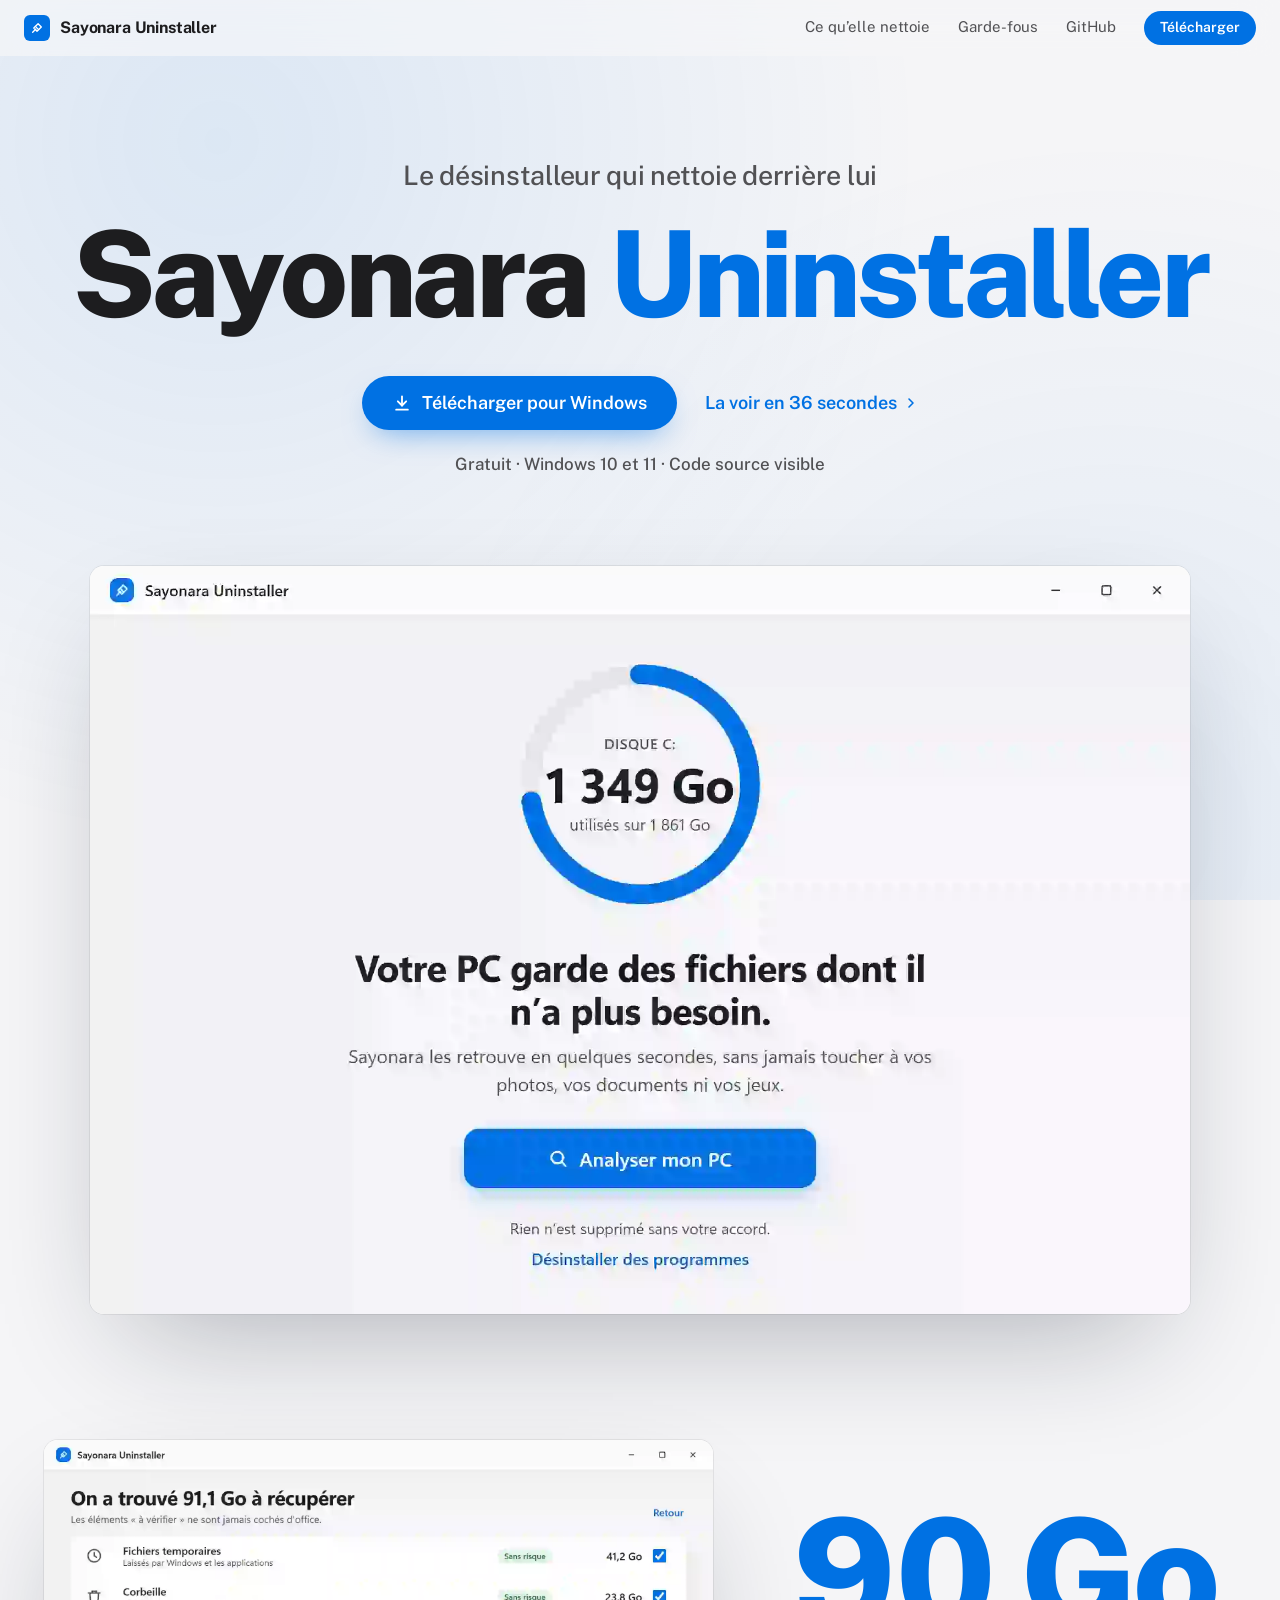
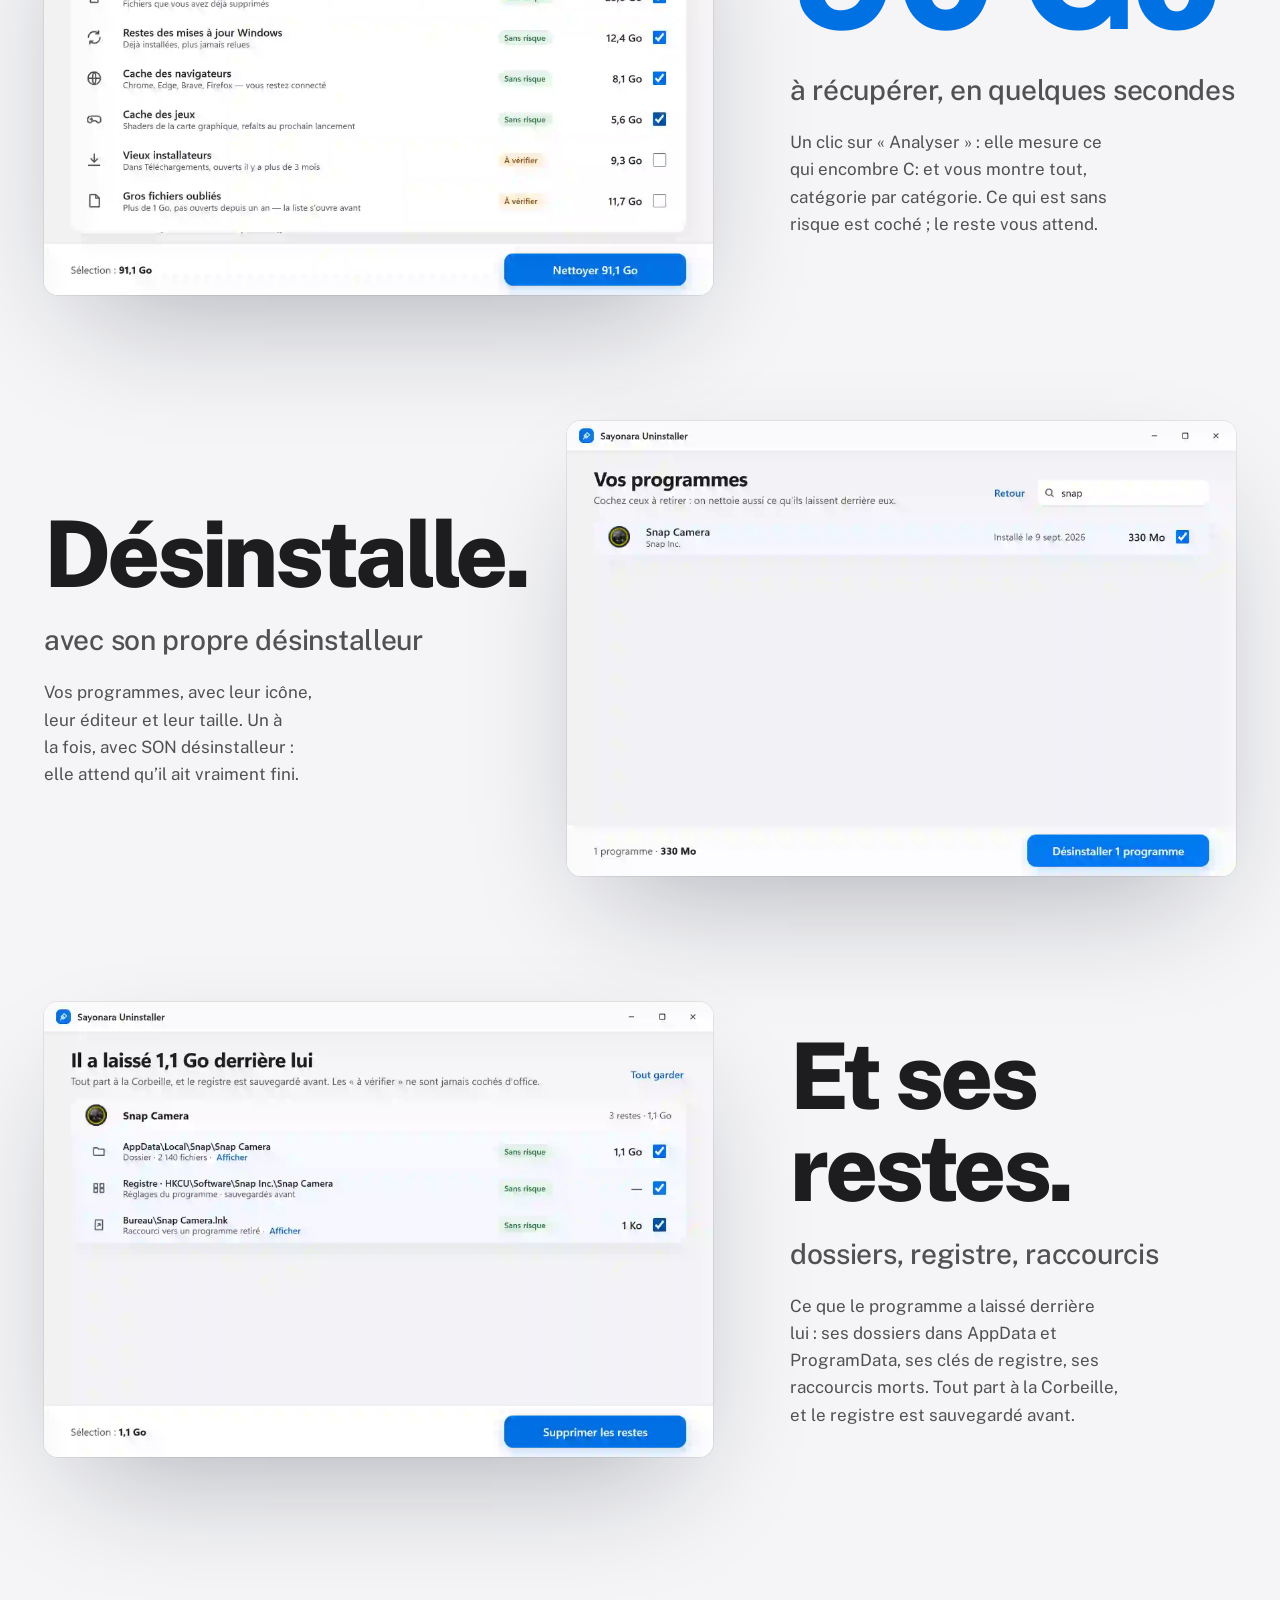
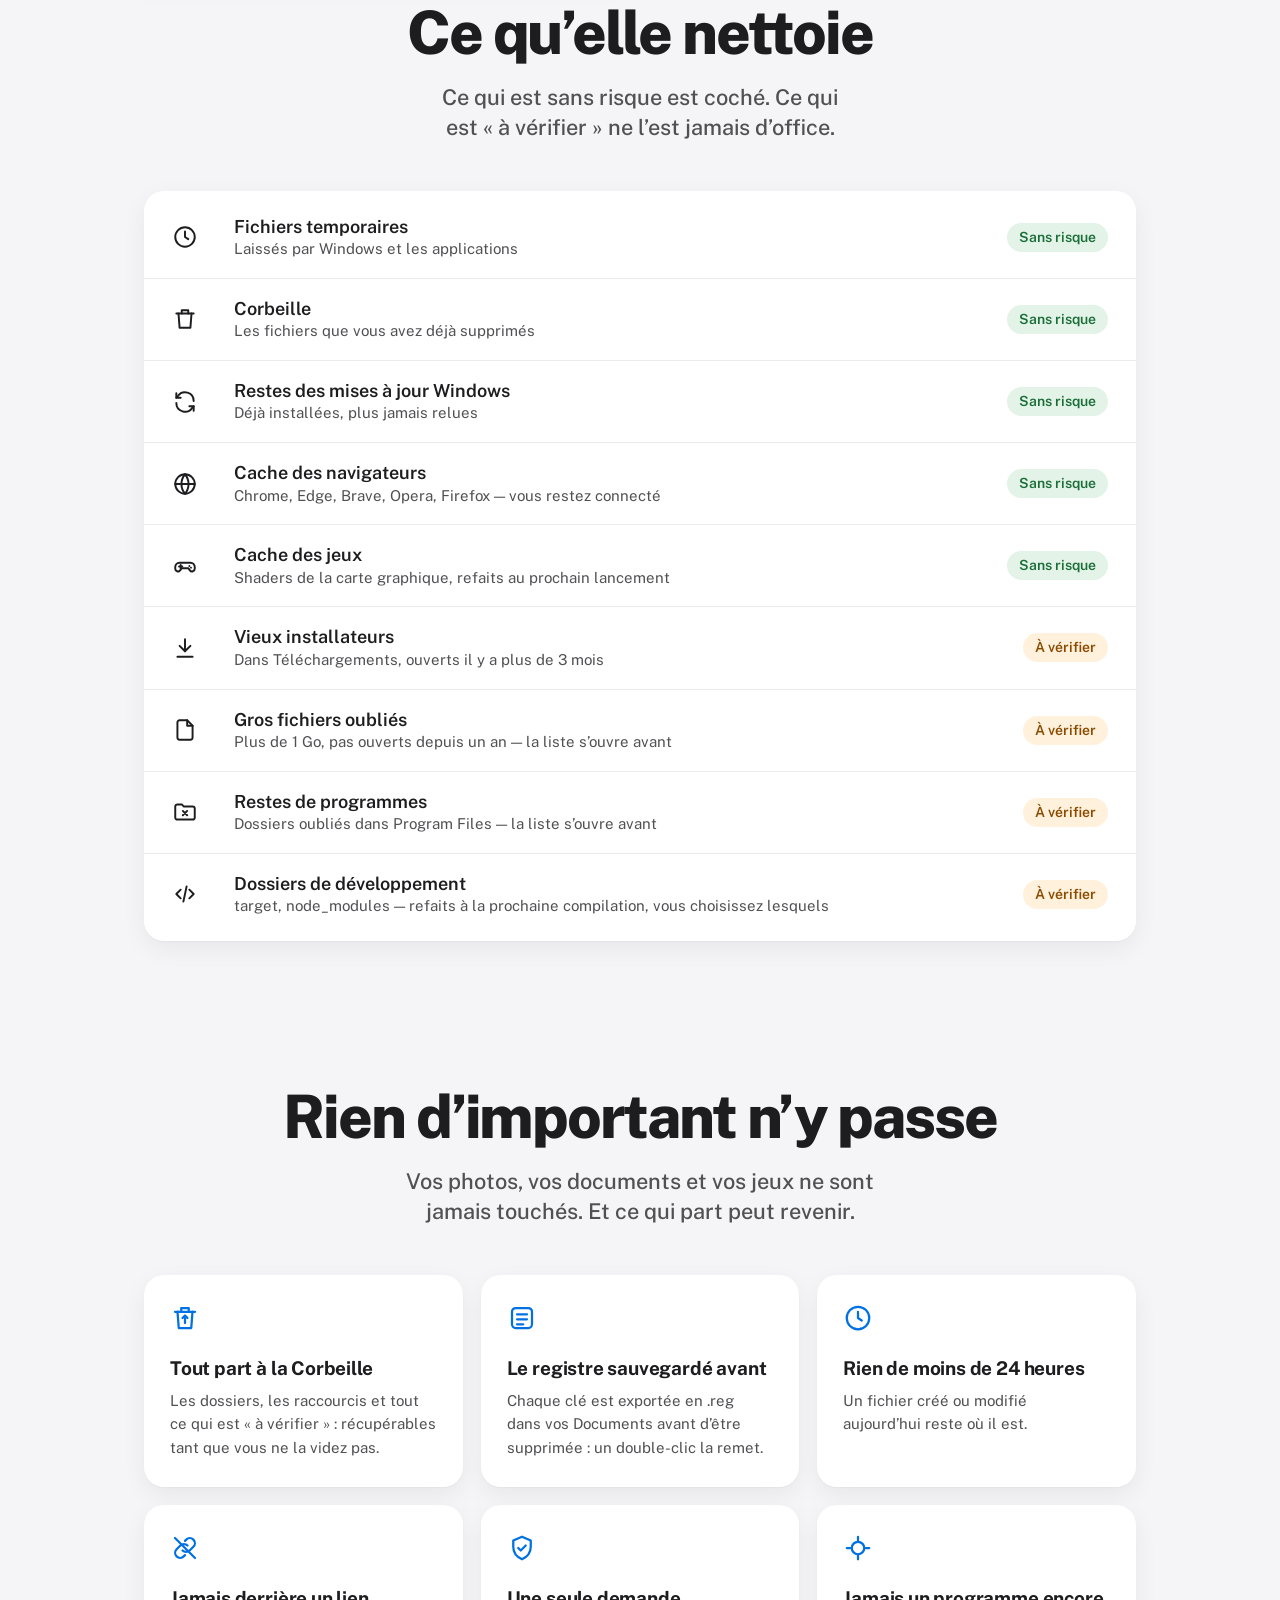
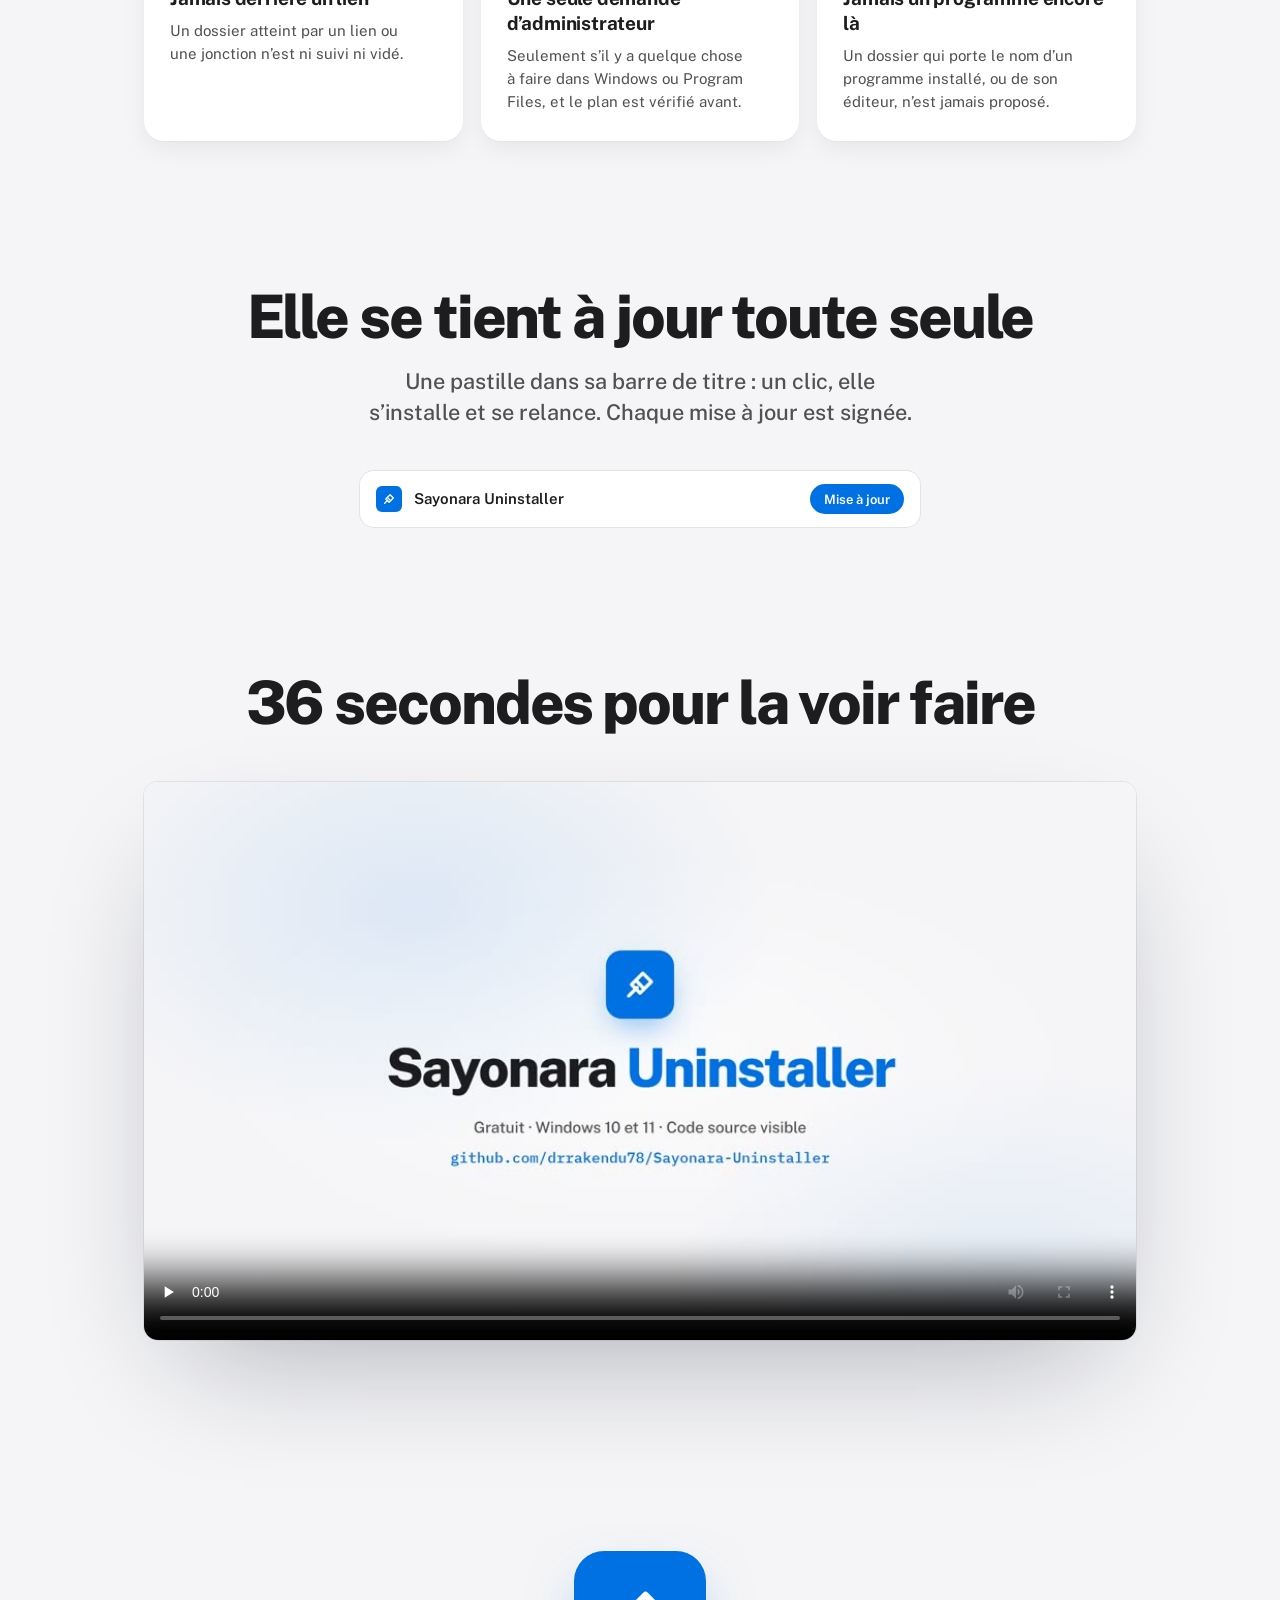
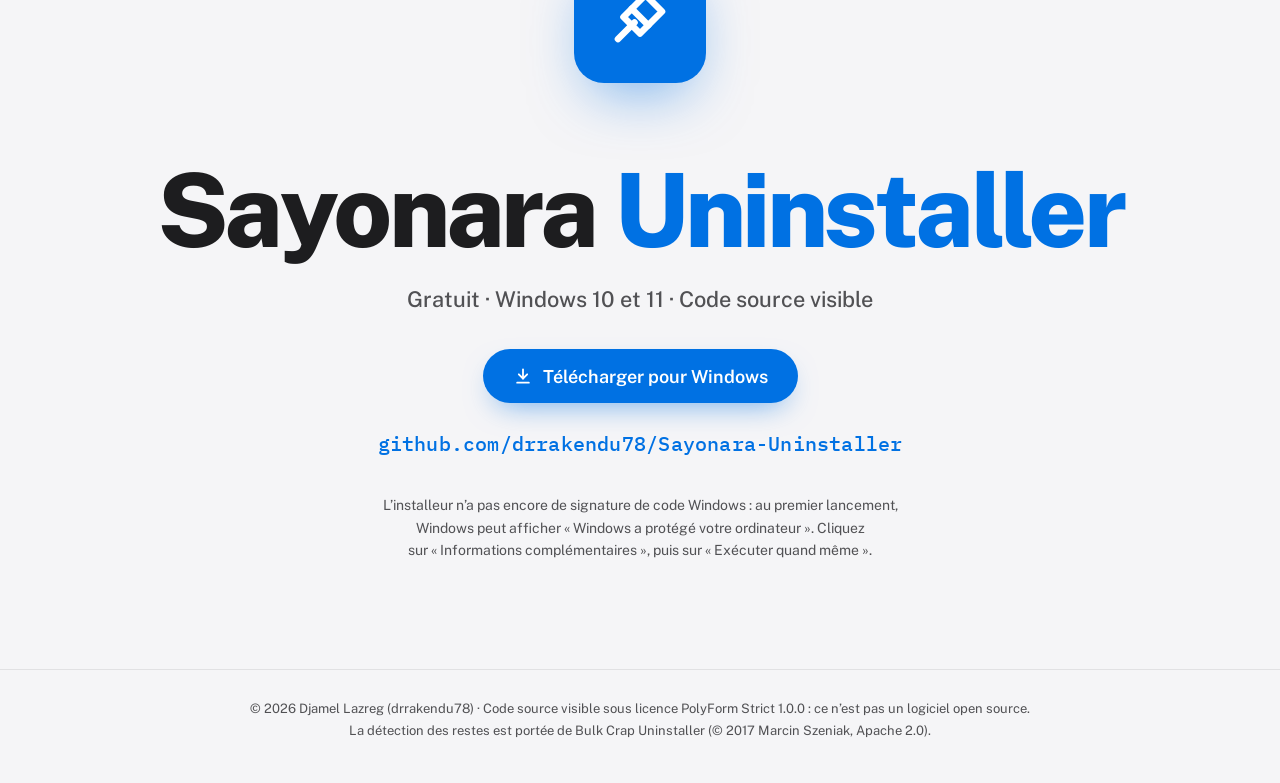
<file: docs/index.html>
<!doctype html>
<!-- SPDX-FileCopyrightText: © 2026 Djamel Lazreg (drrakendu78) <https://djamellazreg.fr>
     SPDX-License-Identifier: LicenseRef-PolyForm-Strict-1.0.0
     La page GitHub de Sayonara Uninstaller, dans le style de sa vidéo de présentation (site/site.css). -->
<html lang="fr">
<head>
<meta charset="utf-8">
<meta name="viewport" content="width=device-width, initial-scale=1">
<title>Sayonara Uninstaller — le désinstalleur qui nettoie derrière lui</title>
<meta name="description" content="Sayonara Uninstaller désinstalle vos programmes avec ce qu'ils laissent derrière eux, et fait de la place sur C: sans jamais toucher à vos photos, vos documents ni vos jeux. Gratuit, pour Windows 10 et 11.">
<meta property="og:type" content="website">
<meta property="og:title" content="Sayonara Uninstaller">
<meta property="og:description" content="Le désinstalleur qui nettoie derrière lui. Gratuit · Windows&nbsp;10&nbsp;et&nbsp;11 · Code source visible.">
<meta property="og:image" content="https://drrakendu78.github.io/Sayonara-Uninstaller/site/partage.jpg">
<meta property="og:url" content="https://drrakendu78.github.io/Sayonara-Uninstaller/">
<meta name="twitter:card" content="summary_large_image">
<meta name="theme-color" content="#F5F5F7">
<link rel="icon" href="site/logo.svg" type="image/svg+xml">
<link rel="preconnect" href="https://fonts.googleapis.com">
<link rel="preconnect" href="https://fonts.gstatic.com" crossorigin>
<link rel="stylesheet" href="https://fonts.googleapis.com/css2?family=IBM+Plex+Mono:wght@500&family=Public+Sans:wght@400;500;600;700;800&display=swap">
<link rel="stylesheet" href="site/site.css">
</head>
<body>
<div class="fond" aria-hidden="true"></div>

<header class="haut">
  <a class="marque" href="#" aria-label="Sayonara Uninstaller, haut de la page"><svg viewBox="0 0 32 32" aria-hidden="true"><rect width="32" height="32" rx="7.3" fill="#0071E3"/><g transform="translate(8 8) scale(0.6667)" fill="none" stroke="#fff" stroke-width="2.4" stroke-linecap="round" stroke-linejoin="round"><path d="M4 20 L10 14"/><path d="M9 9 L15 15"/><path d="M14 4 L20 10 L12 18 L6 12 Z"/></g></svg>Sayonara Uninstaller</a>
  <nav aria-label="Sur cette page">
    <a class="optionnel" href="#ce-quelle-nettoie">Ce qu’elle nettoie</a>
    <a class="optionnel" href="#garde-fous">Garde-fous</a>
    <a href="https://github.com/drrakendu78/Sayonara-Uninstaller">GitHub</a>
    <a class="petit-bouton telecharger" href="https://github.com/drrakendu78/Sayonara-Uninstaller/releases/latest">Télécharger</a>
  </nav>
</header>

<main>
  <!-- L'ouverture de la vidéo&nbsp;: la petite ligne, le nom syllabe par syllabe, puis la fenêtre de l'appli. -->
  <section class="heros" aria-labelledby="titre">
    <p class="ligne net" style="--d: 130ms">Le désinstalleur qui nettoie derrière lui</p>
    <h1 class="nom" id="titre"><span class="mot"><span class="net" style="--d: 500ms">Sa</span><span class="net" style="--d: 750ms">yo</span><span class="net" style="--d: 1000ms">na</span><span class="net" style="--d: 1250ms">ra</span></span> <span class="net suite" style="--d: 1500ms">Uninstaller</span></h1>
    <div class="actions monte" style="--d: 1550ms">
      <a class="bouton telecharger" href="https://github.com/drrakendu78/Sayonara-Uninstaller/releases/latest"><svg viewBox="0 0 24 24" fill="none" stroke="currentColor" stroke-width="2.2" stroke-linecap="round" stroke-linejoin="round" aria-hidden="true"><path d="M12 4v11"/><path d="m7 10 5 5 5-5"/><path d="M5 20h14"/></svg>Télécharger pour Windows</a>
      <a class="lien-fleche" href="#film">La voir en 36 secondes<svg viewBox="0 0 24 24" fill="none" stroke="currentColor" stroke-width="2.4" stroke-linecap="round" stroke-linejoin="round" aria-hidden="true"><path d="m9 6 6 6-6 6"/></svg></a>
    </div>
    <p class="mention monte" style="--d: 1650ms">Gratuit · Windows&nbsp;10&nbsp;et&nbsp;11 · Code source visible</p>
    <p class="version monte" id="version" style="--d: 1700ms" aria-live="polite"></p>
    <figure class="fenetre fenetre-heros">
      <video src="site/session.mp4" poster="site/accueil.webp" autoplay muted loop playsinline preload="auto" aria-label="Sayonara Uninstaller en action&nbsp;: l'analyse du disque, 91 Go à récupérer, puis la désinstallation de Snap Camera et de ses restes"></video>
    </figure>
  </section>

  <!-- Ses trois phrases&nbsp;: la fenêtre se pousse de côté, la phrase arrive dans le côté libre. -->
  <section class="phrase" id="analyser" aria-labelledby="phrase-1">
    <figure class="fenetre revele"><img src="site/resultats.webp" alt="L'écran des résultats&nbsp;: on a trouvé 91,1 Go à récupérer, catégorie par catégorie, avec leurs badges «&nbsp;Sans risque&nbsp;» et «&nbsp;À vérifier&nbsp;»" loading="lazy" width="2000" height="1360"></figure>
    <div class="texte">
      <p class="grand compte revele" id="phrase-1"><span id="compteur" data-valeur="91">91</span>&nbsp;Go</p>
      <p class="petit revele apres">à récupérer, en quelques secondes</p>
      <p class="detail revele encore-apres">Un clic sur «&nbsp;Analyser&nbsp;»&nbsp;: elle mesure ce qui encombre C: et vous montre tout, catégorie par catégorie. Ce qui est sans risque est coché&nbsp;; le reste vous attend.</p>
    </div>
  </section>

  <section class="phrase gauche" id="desinstaller" aria-labelledby="phrase-2">
    <figure class="fenetre revele"><img src="site/recherche.webp" alt="La liste de vos programmes, avec leur icône, leur éditeur et leur taille&nbsp;; une recherche trouve Snap Camera" loading="lazy" width="2000" height="1360"></figure>
    <div class="texte">
      <p class="grand revele" id="phrase-2">Désinstalle.</p>
      <p class="petit revele apres">avec son propre désinstalleur</p>
      <p class="detail revele encore-apres">Vos programmes, avec leur icône, leur éditeur et leur taille. Un à la fois, avec SON désinstalleur&nbsp;: elle attend qu’il ait vraiment fini.</p>
    </div>
  </section>

  <section class="phrase" id="restes" aria-labelledby="phrase-3">
    <figure class="fenetre revele"><img src="site/restes.webp" alt="Les restes de Snap Camera&nbsp;: un dossier de 1,1 Go dans AppData, sa clé de registre et un raccourci mort sur le Bureau" loading="lazy" width="2000" height="1360"></figure>
    <div class="texte">
      <p class="grand revele" id="phrase-3">Et ses restes.</p>
      <p class="petit revele apres">dossiers, registre, raccourcis</p>
      <p class="detail revele encore-apres">Ce que le programme a laissé derrière lui&nbsp;: ses dossiers dans AppData et ProgramData, ses clés de registre, ses raccourcis morts. Tout part à la Corbeille, et le registre est sauvegardé avant.</p>
    </div>
  </section>

  <!-- Ce qu'elle nettoie&nbsp;: les neuf catégories de l'appli, avec ses textes et ses badges. -->
  <section class="bloc" id="ce-quelle-nettoie" aria-labelledby="titre-nettoie">
    <h2 class="revele" id="titre-nettoie">Ce qu’elle nettoie</h2>
    <p class="intro revele apres">Ce qui est sans risque est coché. Ce qui est «&nbsp;à vérifier&nbsp;» ne l’est jamais d’office.</p>
    <ul class="liste revele encore-apres">
      <li><svg viewBox="0 0 24 24" fill="none" stroke="currentColor" stroke-width="1.8" stroke-linecap="round" stroke-linejoin="round" aria-hidden="true"><circle cx="12" cy="12" r="9"/><path d="M12 7v5l3 2"/></svg><span><b>Fichiers temporaires</b><span class="quoi">Laissés par Windows et les applications</span></span><span class="badge sur">Sans risque</span></li>
      <li><svg viewBox="0 0 24 24" fill="none" stroke="currentColor" stroke-width="1.8" stroke-linecap="round" stroke-linejoin="round" aria-hidden="true"><path d="M4 7h16"/><path d="M9 7V4h6v3"/><path d="M6 7l1 13h10l1-13"/></svg><span><b>Corbeille</b><span class="quoi">Les fichiers que vous avez déjà supprimés</span></span><span class="badge sur">Sans risque</span></li>
      <li><svg viewBox="0 0 24 24" fill="none" stroke="currentColor" stroke-width="1.8" stroke-linecap="round" stroke-linejoin="round" aria-hidden="true"><path d="M20 11a8 8 0 0 0-14.6-4.5L4 8"/><path d="M4 4v4h4"/><path d="M4 13a8 8 0 0 0 14.6 4.5L20 16"/><path d="M20 20v-4h-4"/></svg><span><b>Restes des mises à jour Windows</b><span class="quoi">Déjà installées, plus jamais relues</span></span><span class="badge sur">Sans risque</span></li>
      <li><svg viewBox="0 0 24 24" fill="none" stroke="currentColor" stroke-width="1.8" stroke-linecap="round" stroke-linejoin="round" aria-hidden="true"><circle cx="12" cy="12" r="9"/><path d="M3 12h18"/><path d="M12 3a14 14 0 0 1 0 18a14 14 0 0 1 0-18"/></svg><span><b>Cache des navigateurs</b><span class="quoi">Chrome, Edge, Brave, Opera, Firefox — vous restez connecté</span></span><span class="badge sur">Sans risque</span></li>
      <li><svg viewBox="0 0 24 24" fill="none" stroke="currentColor" stroke-width="1.8" stroke-linecap="round" stroke-linejoin="round" aria-hidden="true"><path d="M7 9h10a4 4 0 0 1 4 4v1.5a2.5 2.5 0 0 1-4.5 1.5L15 14H9l-1.5 2A2.5 2.5 0 0 1 3 14.5V13a4 4 0 0 1 4-4z"/><path d="M8 11v3M6.5 12.5h3"/><path d="M16 12h.01M17.5 13.5h.01"/></svg><span><b>Cache des jeux</b><span class="quoi">Shaders de la carte graphique, refaits au prochain lancement</span></span><span class="badge sur">Sans risque</span></li>
      <li><svg viewBox="0 0 24 24" fill="none" stroke="currentColor" stroke-width="1.8" stroke-linecap="round" stroke-linejoin="round" aria-hidden="true"><path d="M12 4v11"/><path d="m7 10 5 5 5-5"/><path d="M5 20h14"/></svg><span><b>Vieux installateurs</b><span class="quoi">Dans Téléchargements, ouverts il y a plus de 3 mois</span></span><span class="badge verif">À vérifier</span></li>
      <li><svg viewBox="0 0 24 24" fill="none" stroke="currentColor" stroke-width="1.8" stroke-linecap="round" stroke-linejoin="round" aria-hidden="true"><path d="M14 3H7a2 2 0 0 0-2 2v14a2 2 0 0 0 2 2h10a2 2 0 0 0 2-2V8z"/><path d="M14 3v5h5"/></svg><span><b>Gros fichiers oubliés</b><span class="quoi">Plus de 1 Go, pas ouverts depuis un an — la liste s’ouvre avant</span></span><span class="badge verif">À vérifier</span></li>
      <li><svg viewBox="0 0 24 24" fill="none" stroke="currentColor" stroke-width="1.8" stroke-linecap="round" stroke-linejoin="round" aria-hidden="true"><path d="M3 7a2 2 0 0 1 2-2h4l2 2h8a2 2 0 0 1 2 2v8a2 2 0 0 1-2 2H5a2 2 0 0 1-2-2z"/><path d="m10 11 4 4M14 11l-4 4"/></svg><span><b>Restes de programmes</b><span class="quoi">Dossiers oubliés dans Program Files — la liste s’ouvre avant</span></span><span class="badge verif">À vérifier</span></li>
      <li><svg viewBox="0 0 24 24" fill="none" stroke="currentColor" stroke-width="1.8" stroke-linecap="round" stroke-linejoin="round" aria-hidden="true"><path d="m8 8-4 4 4 4"/><path d="m16 8 4 4-4 4"/><path d="m13.5 5-3 14"/></svg><span><b>Dossiers de développement</b><span class="quoi">target, node_modules — refaits à la prochaine compilation, vous choisissez lesquels</span></span><span class="badge verif">À vérifier</span></li>
    </ul>
  </section>

  <!-- Ses garde-fous. -->
  <section class="bloc" id="garde-fous" aria-labelledby="titre-garde-fous">
    <h2 class="revele" id="titre-garde-fous">Rien d’important n’y passe</h2>
    <p class="intro revele apres">Vos photos, vos documents et vos jeux ne sont jamais touchés. Et ce qui part peut revenir.</p>
    <ul class="cartes revele encore-apres">
      <li><svg viewBox="0 0 24 24" fill="none" stroke="currentColor" stroke-width="1.8" stroke-linecap="round" stroke-linejoin="round" aria-hidden="true"><path d="M4 7h16"/><path d="M9 7V4h6v3"/><path d="M6 7l1 13h10l1-13"/><path d="M10 12l2-2 2 2M12 10v6"/></svg><b>Tout part à la Corbeille</b><span>Les dossiers, les raccourcis et tout ce qui est «&nbsp;à vérifier&nbsp;»&nbsp;: récupérables tant que vous ne la videz pas.</span></li>
      <li><svg viewBox="0 0 24 24" fill="none" stroke="currentColor" stroke-width="1.8" stroke-linecap="round" stroke-linejoin="round" aria-hidden="true"><rect x="4" y="4" width="16" height="16" rx="3"/><path d="M8 9h8M8 13h8M8 17h5"/></svg><b>Le registre sauvegardé avant</b><span>Chaque clé est exportée en .reg dans vos Documents avant d’être supprimée&nbsp;: un double-clic la remet.</span></li>
      <li><svg viewBox="0 0 24 24" fill="none" stroke="currentColor" stroke-width="1.8" stroke-linecap="round" stroke-linejoin="round" aria-hidden="true"><circle cx="12" cy="12" r="9"/><path d="M12 7v5l3 2"/></svg><b>Rien de moins de 24 heures</b><span>Un fichier créé ou modifié aujourd’hui reste où il est.</span></li>
      <li><svg viewBox="0 0 24 24" fill="none" stroke="currentColor" stroke-width="1.8" stroke-linecap="round" stroke-linejoin="round" aria-hidden="true"><path d="M10 14a4 4 0 0 0 5.7 0l3-3a4 4 0 0 0-5.7-5.7l-1 1"/><path d="M14 10a4 4 0 0 0-5.7 0l-3 3a4 4 0 0 0 5.7 5.7l1-1"/><path d="M4 4l16 16"/></svg><b>Jamais derrière un lien</b><span>Un dossier atteint par un lien ou une jonction n’est ni suivi ni vidé.</span></li>
      <li><svg viewBox="0 0 24 24" fill="none" stroke="currentColor" stroke-width="1.8" stroke-linecap="round" stroke-linejoin="round" aria-hidden="true"><path d="M12 3l7 3v5c0 4.5-3 8.2-7 10-4-1.8-7-5.5-7-10V6z"/><path d="m9 12 2 2 4-4"/></svg><b>Une seule demande d’administrateur</b><span>Seulement s’il y a quelque chose à faire dans Windows ou Program Files, et le plan est vérifié avant.</span></li>
      <li><svg viewBox="0 0 24 24" fill="none" stroke="currentColor" stroke-width="1.8" stroke-linecap="round" stroke-linejoin="round" aria-hidden="true"><path d="M12 3v3M12 18v3M3 12h3M18 12h3"/><circle cx="12" cy="12" r="5"/></svg><b>Jamais un programme encore là</b><span>Un dossier qui porte le nom d’un programme installé, ou de son éditeur, n’est jamais proposé.</span></li>
    </ul>
  </section>

  <!-- Ses mises à jour. -->
  <section class="bloc" aria-labelledby="titre-maj">
    <h2 class="revele" id="titre-maj">Elle se tient à jour toute seule</h2>
    <p class="intro revele apres">Une pastille dans sa barre de titre&nbsp;: un clic, elle s’installe et se relance. Chaque mise à jour est signée.</p>
    <div class="pastille-demo revele encore-apres" aria-hidden="true"><svg viewBox="0 0 32 32"><rect width="32" height="32" rx="7.3" fill="#0071E3"/><g transform="translate(8 8) scale(0.6667)" fill="none" stroke="#fff" stroke-width="2.4" stroke-linecap="round" stroke-linejoin="round"><path d="M4 20 L10 14"/><path d="M9 9 L15 15"/><path d="M14 4 L20 10 L12 18 L6 12 Z"/></g></svg><span class="titre">Sayonara Uninstaller</span><span class="maj">Mise à jour</span></div>
  </section>

  <!-- La vidéo de présentation. -->
  <section class="bloc film" id="film" aria-labelledby="titre-film">
    <h2 class="revele" id="titre-film">36 secondes pour la voir faire</h2>
    <figure class="fenetre revele apres"><video src="sayonara-uninstaller.mp4" poster="site/film-affiche.jpg" controls preload="none" playsinline aria-label="La vidéo de présentation de Sayonara Uninstaller, avec le son"></video></figure>
  </section>

  <!-- La fin de la vidéo&nbsp;: la fenêtre devient le logo, puis le nom, la mention et l'adresse. -->
  <section class="fin" aria-labelledby="titre-fin">
    <div class="scene-logo" aria-hidden="true">
      <div class="fenetre"><img src="site/bilan.webp" alt="" loading="lazy" width="2000" height="1360"></div>
      <div class="logo"><svg viewBox="0 0 24 24" fill="none" stroke="#fff" stroke-width="2.4" stroke-linecap="round" stroke-linejoin="round"><path d="M4 20 L10 14"/><path d="M9 9 L15 15"/><path d="M14 4 L20 10 L12 18 L6 12 Z"/></svg></div>
    </div>
    <p class="nom" id="titre-fin"><span class="mot"><span class="net" style="--d: 1000ms">Sa</span><span class="net" style="--d: 1250ms">yo</span><span class="net" style="--d: 1500ms">na</span><span class="net" style="--d: 1750ms">ra</span></span> <span class="net suite" style="--d: 2000ms">Uninstaller</span></p>
    <p class="mention monte" style="--d: 2250ms">Gratuit · Windows&nbsp;10&nbsp;et&nbsp;11 · Code source visible</p>
    <div class="actions monte" style="--d: 2400ms"><a class="bouton telecharger" href="https://github.com/drrakendu78/Sayonara-Uninstaller/releases/latest"><svg viewBox="0 0 24 24" fill="none" stroke="currentColor" stroke-width="2.2" stroke-linecap="round" stroke-linejoin="round" aria-hidden="true"><path d="M12 4v11"/><path d="m7 10 5 5 5-5"/><path d="M5 20h14"/></svg>Télécharger pour Windows</a></div>
    <p class="adresse monte" style="--d: 2550ms"><a href="https://github.com/drrakendu78/Sayonara-Uninstaller">github.com/drrakendu78/Sayonara-Uninstaller</a></p>
    <p class="smartscreen monte" style="--d: 2700ms">L’installeur n’a pas encore de signature de code Windows&nbsp;: au premier lancement, Windows peut afficher «&nbsp;Windows a protégé votre ordinateur&nbsp;». Cliquez sur «&nbsp;Informations complémentaires&nbsp;», puis sur «&nbsp;Exécuter quand même&nbsp;».</p>
  </section>
</main>

<footer class="bas">
  <p>© 2026 Djamel Lazreg (drrakendu78) · Code source visible sous licence PolyForm Strict 1.0.0&nbsp;: ce n’est pas un logiciel open source.</p>
  <p>La détection des restes est portée de Bulk Crap Uninstaller (© 2017 Marcin Szeniak, Apache 2.0).</p>
</footer>
<script src="site/site.js" defer></script>
</body>
</html>
</file>
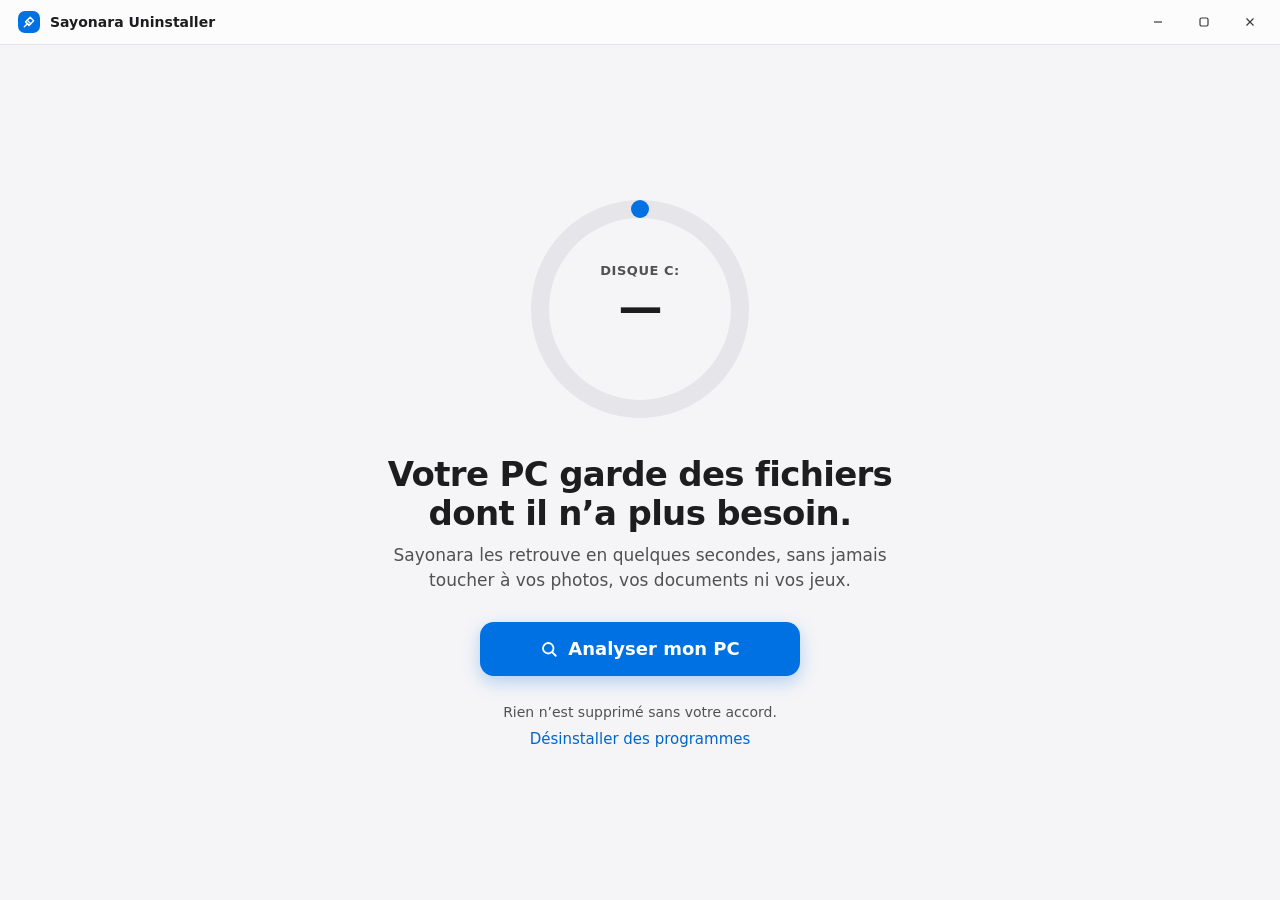
<file: ui/index.html>
<!doctype html>
<!-- SPDX-FileCopyrightText: © 2026 Djamel Lazreg (drrakendu78) <https://djamellazreg.fr>
     SPDX-License-Identifier: LicenseRef-PolyForm-Strict-1.0.0
     Sayonara Uninstaller — les écrans de la maquette (nettoyage, programmes, restes). Aucun style en
     ligne (CSP) : tout est dans style.css, les valeurs viennent de app.js. -->
<html lang="fr">
<head>
<meta charset="utf-8">
<meta name="viewport" content="width=device-width, initial-scale=1">
<title>Sayonara Uninstaller</title>
<link rel="stylesheet" href="style.css">
<script src="app.js" defer></script>
</head>
<body>
<div class="app">
  <header class="barre" id="barre">
    <div class="marque">
      <span class="logo" aria-hidden="true"><svg width="14" height="14" viewBox="0 0 24 24" fill="none" stroke="#FFFFFF" stroke-width="2.4" stroke-linecap="round" stroke-linejoin="round"><path d="M4 20 L10 14"/><path d="M9 9 L15 15"/><path d="M14 4 L20 10 L12 18 L6 12 Z"/></svg></span>
      Sayonara Uninstaller
    </div>
    <div class="droite">
    <!-- la mise à jour trouvée sur GitHub (app.js, maj.rs) : cachée tant qu'il n'y en a pas -->
    <button type="button" class="maj" id="maj" hidden></button>
    <div class="fenetre">
      <button type="button" id="reduire" aria-label="Réduire"><svg width="12" height="12" viewBox="0 0 12 12" aria-hidden="true"><path d="M2 6 H10" stroke="currentColor" stroke-width="1.2"/></svg></button>
      <button type="button" id="agrandir" aria-label="Agrandir"><svg width="12" height="12" viewBox="0 0 12 12" aria-hidden="true"><rect x="2" y="2" width="8" height="8" rx="1.5" fill="none" stroke="currentColor" stroke-width="1.2"/></svg></button>
      <button type="button" id="fermer" class="fermer" aria-label="Fermer"><svg width="12" height="12" viewBox="0 0 12 12" aria-hidden="true"><path d="M2.5 2.5 L9.5 9.5 M9.5 2.5 L2.5 9.5" stroke="currentColor" stroke-width="1.2"/></svg></button>
    </div>
    </div>
  </header>

  <!-- 1 · ACCUEIL -->
  <main class="ecran centre" id="accueil">
    <div class="colonne accueil">
      <div class="anneau">
        <svg width="236" height="236" viewBox="0 0 236 236" role="img" id="anneau" aria-label="Disque C :">
          <circle cx="118" cy="118" r="100" fill="none" stroke="#E5E5EA" stroke-width="18"/>
          <circle id="arc" cx="118" cy="118" r="100" fill="none" stroke="#0071E3" stroke-width="18" stroke-linecap="round" stroke-dasharray="0 629" transform="rotate(-90 118 118)"/>
        </svg>
        <div class="anneau-texte">
          <div class="disque">Disque C:</div>
          <div class="utilise" id="utilise">—</div>
          <div class="sur" id="sur">&nbsp;</div>
        </div>
      </div>
      <div class="titres">
        <h1 tabindex="-1">Votre PC garde des fichiers dont il n’a plus besoin.</h1>
        <p>Sayonara les retrouve en quelques secondes, sans jamais toucher à vos photos, vos documents ni vos jeux.</p>
      </div>
      <button type="button" class="principal grand" id="analyser">
        <svg class="icone" width="18" height="18" viewBox="0 0 24 24" fill="none" stroke="#FFFFFF" stroke-width="2.4" stroke-linecap="round" aria-hidden="true"><circle cx="11" cy="11" r="7"/><path d="M16.5 16.5 L21 21"/></svg>
        <span class="roue" aria-hidden="true"></span>
        <span class="libelle">Analyser mon PC</span>
      </button>
      <div class="suite-accueil">
        <div class="note" id="note-accueil" role="status">Rien n’est supprimé sans votre accord.</div>
        <button type="button" class="lien" id="vers-programmes">Désinstaller des programmes</button>
      </div>
    </div>
  </main>

  <!-- 2 · RÉSULTATS -->
  <main class="ecran resultats" id="resultats" hidden>
    <div class="entete">
      <div class="titres">
        <h1 tabindex="-1" id="titre-resultats">On a trouvé <span id="total-titre">0 Ko</span> à récupérer</h1>
        <p id="sous-titre">Les éléments « à vérifier » ne sont jamais cochés d’office.</p>
      </div>
      <button type="button" class="lien" id="retour">Retour</button>
    </div>
    <ul class="carte liste" id="liste">
      <li class="ligne" data-id="temp">
        <label class="rang" for="c-temp">
          <svg width="26" height="26" viewBox="0 0 24 24" fill="none" stroke="#515154" stroke-width="1.8" stroke-linecap="round" aria-hidden="true"><circle cx="12" cy="12" r="8.5"/><path d="M12 7.5 V12 L15 14"/></svg>
          <span class="nom"><span class="titre">Fichiers temporaires</span><span class="desc">Laissés par Windows et les applications</span></span>
          <span class="pastille sure">Sans risque</span>
          <span class="taille">—</span>
          <input id="c-temp" type="checkbox" aria-label="Nettoyer les fichiers temporaires">
        </label>
      </li>
      <li class="ligne" data-id="corbeille">
        <label class="rang" for="c-corbeille">
          <svg width="26" height="26" viewBox="0 0 24 24" fill="none" stroke="#515154" stroke-width="1.8" stroke-linecap="round" stroke-linejoin="round" aria-hidden="true"><path d="M4 7 H20"/><path d="M9 7 V4.5 H15 V7"/><path d="M6 7 L7 20 H17 L18 7"/></svg>
          <span class="nom"><span class="titre">Corbeille</span><span class="desc">Fichiers que vous avez déjà supprimés</span></span>
          <span class="pastille sure">Sans risque</span>
          <span class="taille">—</span>
          <input id="c-corbeille" type="checkbox" aria-label="Vider la Corbeille">
        </label>
      </li>
      <li class="ligne" data-id="maj">
        <label class="rang" for="c-maj">
          <svg width="26" height="26" viewBox="0 0 24 24" fill="none" stroke="#515154" stroke-width="1.8" stroke-linecap="round" stroke-linejoin="round" aria-hidden="true"><path d="M20 12 A8 8 0 0 1 6 17.3"/><path d="M4 12 A8 8 0 0 1 18 6.7"/><path d="M18 3 V7 H14"/><path d="M6 21 V17 H10"/></svg>
          <span class="nom"><span class="titre">Restes des mises à jour Windows</span><span class="desc">Déjà installées, plus jamais relues</span></span>
          <span class="pastille sure">Sans risque</span>
          <span class="taille">—</span>
          <input id="c-maj" type="checkbox" aria-label="Nettoyer les restes des mises à jour">
        </label>
      </li>
      <li class="ligne" data-id="nav">
        <label class="rang" for="c-nav">
          <svg width="26" height="26" viewBox="0 0 24 24" fill="none" stroke="#515154" stroke-width="1.8" stroke-linecap="round" aria-hidden="true"><circle cx="12" cy="12" r="8.5"/><path d="M3.5 12 H20.5"/><path d="M12 3.5 C9 7 9 17 12 20.5 C15 17 15 7 12 3.5"/></svg>
          <span class="nom"><span class="titre">Cache des navigateurs</span><span class="desc">Chrome, Edge, Brave, Firefox — vous restez connecté</span></span>
          <span class="pastille sure">Sans risque</span>
          <span class="taille">—</span>
          <input id="c-nav" type="checkbox" aria-label="Nettoyer le cache des navigateurs">
        </label>
      </li>
      <li class="ligne" data-id="jeux">
        <label class="rang" for="c-jeux">
          <svg width="26" height="26" viewBox="0 0 24 24" fill="none" stroke="#515154" stroke-width="1.8" stroke-linecap="round" stroke-linejoin="round" aria-hidden="true"><path d="M7 8 H17 A4 4 0 0 1 21 12 V14 A3 3 0 0 1 15.6 15.8 L14.5 14.5 H9.5 L8.4 15.8 A3 3 0 0 1 3 14 V12 A4 4 0 0 1 7 8 Z"/><path d="M8 10.5 V13.5 M6.5 12 H9.5"/></svg>
          <span class="nom"><span class="titre">Cache des jeux</span><span class="desc">Shaders de la carte graphique, refaits au prochain lancement</span></span>
          <span class="pastille sure">Sans risque</span>
          <span class="taille">—</span>
          <input id="c-jeux" type="checkbox" aria-label="Nettoyer le cache des jeux">
        </label>
      </li>
      <li class="ligne" data-id="install">
        <label class="rang" for="c-install">
          <svg width="26" height="26" viewBox="0 0 24 24" fill="none" stroke="#515154" stroke-width="1.8" stroke-linecap="round" stroke-linejoin="round" aria-hidden="true"><path d="M12 4 V15"/><path d="M7.5 10.5 L12 15 L16.5 10.5"/><path d="M4.5 19.5 H19.5"/></svg>
          <span class="nom"><span class="titre">Vieux installateurs</span><span class="desc">Dans Téléchargements, ouverts il y a plus de 3 mois</span></span>
          <span class="pastille verifier">À vérifier</span>
          <span class="taille">—</span>
          <input id="c-install" type="checkbox" aria-label="Nettoyer les vieux installateurs">
        </label>
        <div class="detail" hidden></div>
      </li>
      <li class="ligne" data-id="gros">
        <label class="rang" for="c-gros">
          <svg width="26" height="26" viewBox="0 0 24 24" fill="none" stroke="#515154" stroke-width="1.8" stroke-linecap="round" stroke-linejoin="round" aria-hidden="true"><path d="M6 3.5 H14 L19 8.5 V20.5 H6 Z"/><path d="M14 3.5 V8.5 H19"/></svg>
          <span class="nom"><span class="titre">Gros fichiers oubliés</span><span class="desc">Plus de 1 Go, pas ouverts depuis un an — la liste s’ouvre avant</span></span>
          <span class="pastille verifier">À vérifier</span>
          <span class="taille">—</span>
          <input id="c-gros" type="checkbox" aria-label="Nettoyer les gros fichiers oubliés">
        </label>
        <div class="detail" hidden></div>
      </li>
      <li class="ligne" data-id="orphelins">
        <label class="rang" for="c-orphelins">
          <svg width="26" height="26" viewBox="0 0 24 24" fill="none" stroke="#515154" stroke-width="1.8" stroke-linecap="round" stroke-linejoin="round" aria-hidden="true"><path d="M3.5 6.5 H9.5 L11.5 8.5 H20.5 V18.5 H3.5 Z"/><path d="M9.5 13.5 H14.5"/></svg>
          <span class="nom"><span class="titre">Restes de programmes désinstallés</span><span class="desc">Dossiers oubliés dans Program Files — la liste s’ouvre avant</span></span>
          <span class="pastille verifier">À vérifier</span>
          <span class="taille">—</span>
          <input id="c-orphelins" type="checkbox" aria-label="Retirer les restes de programmes désinstallés">
        </label>
        <div class="detail" hidden></div>
      </li>
      <li class="ligne" data-id="dev">
        <label class="rang" for="c-dev">
          <svg width="26" height="26" viewBox="0 0 24 24" fill="none" stroke="#515154" stroke-width="1.8" stroke-linecap="round" stroke-linejoin="round" aria-hidden="true"><path d="M8.5 7 L3.5 12 L8.5 17"/><path d="M15.5 7 L20.5 12 L15.5 17"/><path d="M13.5 5 L10.5 19"/></svg>
          <span class="nom"><span class="titre">Dossiers de développement</span><span class="desc">target, node_modules — refaits à la prochaine compilation, vous choisissez lesquels</span></span>
          <span class="pastille verifier">À vérifier</span>
          <span class="taille">—</span>
          <input id="c-dev" type="checkbox" aria-label="Supprimer les dossiers de développement choisis">
        </label>
        <div class="detail" hidden></div>
      </li>
    </ul>
  </main>
  <footer class="pied" id="pied" hidden>
    <div class="selection" id="selection" role="status">Sélection : <b id="total-pied">0 Ko</b></div>
    <button type="button" class="principal" id="nettoyer">
      <span class="roue" aria-hidden="true"></span>
      <span class="libelle">Nettoyer <span id="total-bouton">0 Ko</span></span>
    </button>
  </footer>

  <!-- 3 · TERMINÉ -->
  <main class="ecran centre" id="termine" hidden>
    <div class="colonne termine">
      <div class="coche-ronde"><svg width="64" height="64" viewBox="0 0 24 24" fill="none" stroke="#1B6E37" stroke-width="2.4" stroke-linecap="round" stroke-linejoin="round" role="img" aria-label="Nettoyage terminé"><path d="M5 12.5 L10 17.5 L19 7"/></svg></div>
      <div class="gain">
        <h1 class="chiffre" tabindex="-1" id="libere">0 Ko</h1>
        <div class="legende">libérés sur votre PC</div>
      </div>
      <div class="carte bilan">
        <div class="bilan-ligne"><span>Espace libre avant</span><b id="avant">—</b></div>
        <div class="jauge" aria-hidden="true"><div class="jauge-avant" id="jauge-avant"></div><div class="jauge-gain" id="jauge-gain"></div></div>
        <div class="bilan-ligne"><span>Espace libre maintenant</span><b id="apres">—</b></div>
      </div>
      <button type="button" class="principal" id="fini">Terminé</button>
      <div class="note" id="note-corbeille">Les fichiers « à vérifier » restent dans la Corbeille tant que vous ne la videz pas.</div>
      <div class="note" id="note-dev" hidden>Les dossiers de développement sont supprimés pour de bon : ils se refont à la prochaine compilation.</div>
      <div class="note alerte" id="note-admin" hidden>Les restes des mises à jour n’ont pas été nettoyés : l’autorisation a été refusée.</div>
    </div>
  </main>

  <!-- 4 · VOS PROGRAMMES -->
  <main class="ecran resultats" id="programmes" hidden>
    <div class="entete">
      <div class="titres">
        <h1 tabindex="-1">Vos programmes</h1>
        <p id="sous-titre-programmes">Cochez ceux à retirer : on nettoie aussi ce qu’ils laissent derrière eux.</p>
      </div>
      <div class="outils-entete">
        <button type="button" class="lien" id="retour-programmes">Retour</button>
        <label class="recherche">
          <svg width="16" height="16" viewBox="0 0 24 24" fill="none" stroke="#515154" stroke-width="2.2" stroke-linecap="round" aria-hidden="true"><circle cx="11" cy="11" r="7"/><path d="M16.5 16.5 L21 21"/></svg>
          <input id="recherche" type="search" placeholder="Rechercher un programme" aria-label="Rechercher un programme" autocomplete="off" spellcheck="false">
        </label>
      </div>
    </div>
    <ul class="carte liste" id="liste-programmes" aria-label="Programmes installés"></ul>
    <div class="note vide-liste-programmes" id="vide-programmes" role="status" hidden></div>
  </main>
  <footer class="pied" id="pied-programmes" hidden>
    <div class="selection" id="selection-programmes" role="status">Aucun programme choisi</div>
    <button type="button" class="principal" id="desinstaller" disabled>
      <span class="roue" aria-hidden="true"></span>
      <span class="libelle">Désinstaller</span>
    </button>
  </footer>

  <!-- 5 · DÉSINSTALLATION -->
  <main class="ecran centre" id="desinstallation" hidden>
    <div class="colonne termine desinstall">
      <div class="titres">
        <h1 tabindex="-1" id="titre-desinstallation">Désinstallation…</h1>
        <p id="texte-desinstallation">Un programme à la fois. S’il vous pose des questions, répondez-lui : on attend.</p>
      </div>
      <ul class="carte liste" id="liste-desinstallation" aria-live="polite"></ul>
      <div class="progression">
        <div class="barre-prog" aria-hidden="true"><div id="barre-desinstallation"></div></div>
        <div class="note" id="note-desinstallation" role="status"></div>
      </div>
      <button type="button" class="principal" id="retour-desinstallation" hidden>Retour</button>
    </div>
  </main>

  <!-- 6 · LES RESTES -->
  <main class="ecran resultats" id="restes" hidden>
    <div class="entete">
      <div class="titres">
        <h1 tabindex="-1" id="titre-restes">Ils ont laissé 0 Ko derrière eux</h1>
        <p>Tout part à la Corbeille, et le registre est sauvegardé avant. Les « à vérifier » ne sont jamais cochés d’office.</p>
      </div>
      <button type="button" class="lien" id="garder-restes">Tout garder</button>
    </div>
    <ul class="carte liste" id="liste-restes" aria-label="Restes trouvés"></ul>
  </main>
  <footer class="pied" id="pied-restes" hidden>
    <div class="selection" id="selection-restes" role="status">Sélection : <b id="total-restes">0 Ko</b></div>
    <button type="button" class="principal" id="supprimer-restes">
      <span class="roue" aria-hidden="true"></span>
      <span class="libelle">Supprimer les restes</span>
    </button>
  </footer>

  <!-- 7 · PROGRAMMES RETIRÉS -->
  <main class="ecran centre" id="termine-programmes" hidden>
    <div class="colonne termine">
      <div class="coche-ronde"><svg width="64" height="64" viewBox="0 0 24 24" fill="none" stroke="#1B6E37" stroke-width="2.4" stroke-linecap="round" stroke-linejoin="round" role="img" aria-label="Programmes retirés"><path d="M5 12.5 L10 17.5 L19 7"/></svg></div>
      <div class="gain">
        <h1 class="chiffre" tabindex="-1" id="nb-retires">0 programme</h1>
        <div class="legende" id="legende-retires">retirés</div>
      </div>
      <div class="carte bilan" id="bilan-restes">
        <div class="bilan-ligne"><span>Dossiers envoyés à la Corbeille</span><b id="bilan-dossiers">0</b></div>
        <div class="bilan-ligne"><span>Réglages retirés du registre (sauvegardés)</span><b id="bilan-cles">0</b></div>
        <div class="bilan-ligne"><span>Raccourcis morts</span><b id="bilan-raccourcis">0</b></div>
      </div>
      <button type="button" class="principal" id="fini-programmes">Terminé</button>
      <div class="note" id="note-sauvegarde">Les dossiers restent dans la Corbeille tant que vous ne la videz pas.</div>
      <div class="note alerte" id="note-admin-restes" hidden>Une partie des restes n’a pas été retirée : l’autorisation a été refusée.</div>
    </div>
  </main>

</div>
</body>
</html>
</file>
<file: docs/site/site.css>
/* SPDX-FileCopyrightText: © 2026 Djamel Lazreg (drrakendu78) <https://djamellazreg.fr>
   SPDX-License-Identifier: LicenseRef-PolyForm-Strict-1.0.0

   La page GitHub de Sayonara Uninstaller, dans le monde de sa vidéo de présentation (Stelliverse-video,
   src/sayonara/FilmSayonara.tsx) : le gris clair de l'appli et deux lueurs bleues qui dérivent, Public Sans très grasse,
   le nom qui se met au net syllabe par syllabe (« Sa », « yo », « na », « ra », une demi-noire à 120 BPM), la fenêtre
   de l'appli, ses trois phrases (« 91 Go », « Désinstalle. », « Et ses restes. »), puis la fenêtre qui devient le logo. */
:root {
  --bleu: #0071E3;
  --encre: #1D1D1F;
  --texte-2: #515154;
  --fond: #F5F5F7;
  --filet: #EBEBF0;
  --sur-fond: #E3F3E8;
  --sur-texte: #1B6E37;
  --verif-fond: #FFF1DC;
  --verif-texte: #8A4B00;
  --police: 'Public Sans', 'Segoe UI', system-ui, sans-serif;
  --mono: 'IBM Plex Mono', Consolas, ui-monospace, monospace;
  --sortie: cubic-bezier(0.23, 1, 0.32, 1);
  --deplace: cubic-bezier(0.77, 0, 0.175, 1);
  --ombre-fenetre: 0 50px 120px -40px rgba(16, 24, 40, 0.32), 0 0 0 1px rgba(0, 0, 0, 0.07);
  --ombre-carte: 0 1px 2px rgba(0, 0, 0, 0.04), 0 8px 24px rgba(0, 0, 0, 0.06);
  color-scheme: light;
}
*, *::before, *::after { box-sizing: border-box; }
html { scroll-behavior: smooth; -webkit-text-size-adjust: 100%; }
body { margin: 0; background: var(--fond); color: var(--encre); font-family: var(--police); font-size: 17px; line-height: 1.5; -webkit-font-smoothing: antialiased; overflow-x: hidden; }
img, video { display: block; max-width: 100%; }
a { color: var(--bleu); text-decoration: none; }
a:hover { text-decoration: underline; text-underline-offset: 3px; }
:focus-visible { outline: 3px solid var(--bleu); outline-offset: 3px; border-radius: 6px; }
.cache { position: absolute; width: 1px; height: 1px; overflow: hidden; clip: rect(0 0 0 0); white-space: nowrap; }
/* (des lignes équilibrées : jamais un mot seul sur la dernière) */
.ligne, .mention, .petit, .detail, .intro, .smartscreen, .cartes span, .bas p { text-wrap: balance; }

/* Le fond : le gris clair de l'appli, deux lueurs bleues très douces qui dérivent, une clarté au milieu. */
.fond { position: fixed; inset: 0; z-index: -1; overflow: hidden; pointer-events: none; }
.fond::before, .fond::after { content: ""; position: absolute; width: 110vmax; height: 110vmax; border-radius: 50%; }
.fond::before { left: -38vmax; top: -44vmax; background: radial-gradient(closest-side, rgba(0, 113, 227, 0.10), rgba(0, 113, 227, 0)); animation: derive-a 46s ease-in-out infinite alternate; }
.fond::after { right: -42vmax; bottom: -50vmax; background: radial-gradient(closest-side, rgba(0, 113, 227, 0.07), rgba(0, 113, 227, 0)); animation: derive-b 52s ease-in-out infinite alternate; }
@keyframes derive-a { to { transform: translate(8vmax, 6vmax); } }
@keyframes derive-b { to { transform: translate(-7vmax, -5vmax); } }

/* Le haut : la barre de titre de la page, en verre clair. */
.haut { position: sticky; top: 0; z-index: 10; display: flex; align-items: center; justify-content: space-between; gap: 24px; height: 56px; padding: 0 max(24px, calc((100vw - 1240px) / 2)); background: rgba(245, 245, 247, 0.72); -webkit-backdrop-filter: saturate(1.6) blur(20px); backdrop-filter: saturate(1.6) blur(20px); border-bottom: 1px solid rgba(0, 0, 0, 0); transition: border-color 200ms ease; }
.haut.defile { border-bottom-color: rgba(0, 0, 0, 0.08); }
.marque { display: flex; align-items: center; gap: 10px; color: var(--encre); font-weight: 700; font-size: 16px; letter-spacing: -0.01em; }
.marque:hover { text-decoration: none; }
.marque svg { width: 26px; height: 26px; flex: none; }
.haut nav { display: flex; align-items: center; gap: 28px; font-size: 15px; }
.haut nav a:not(.petit-bouton) { color: var(--texte-2); }
.haut nav a:not(.petit-bouton):hover { color: var(--encre); text-decoration: none; }
.petit-bouton { height: 34px; padding: 0 16px; border-radius: 999px; background: var(--bleu); color: #ffffff; font-weight: 600; font-size: 14px; display: inline-flex; align-items: center; transition: transform 120ms var(--sortie), filter 160ms ease; }
.petit-bouton:hover { text-decoration: none; filter: brightness(1.08); }
.petit-bouton:active { transform: scale(0.96); }

/* Le nom : chaque morceau se met au net à son tour (« net »), en deux tons. */
.nom { margin: 0; font-weight: 800; letter-spacing: -0.035em; line-height: 1.02; }
.nom .mot { white-space: nowrap; }
.nom .net { display: inline-block; white-space: pre; }
.nom .suite { color: var(--bleu); }
.net { opacity: 0; filter: blur(18px); transform: translateY(0.14em); }
.pret .heros .net, .fin.vu .net { animation: net 470ms var(--sortie) var(--d, 0ms) both; }
@keyframes net { to { opacity: 1; filter: blur(0); transform: none; } }
.monte { opacity: 0; transform: translateY(12px); }
.pret .heros .monte, .fin.vu .monte { animation: monte 530ms var(--sortie) var(--d, 0ms) both; }
@keyframes monte { to { opacity: 1; transform: none; } }

/* L'ouverture : la petite ligne, le nom, ce qu'on y fait, puis la fenêtre de l'appli qui monte et se met au net. */
.heros { padding: clamp(56px, 11vh, 120px) 24px 0; text-align: center; }
.ligne { margin: 0 0 18px; font-weight: 500; font-size: clamp(19px, 2.1vw, 30px); letter-spacing: -0.01em; color: var(--texte-2); }
.heros .nom { font-size: clamp(50px, 9.4vw, 120px); }
.actions { margin-top: 40px; display: flex; flex-wrap: wrap; align-items: center; justify-content: center; gap: 14px 28px; }
.bouton { height: 54px; padding: 0 30px; border-radius: 999px; background: var(--bleu); color: #ffffff; font-weight: 600; font-size: 18px; display: inline-flex; align-items: center; gap: 10px; box-shadow: 0 12px 30px -12px rgba(0, 113, 227, 0.6); transition: transform 120ms var(--sortie), filter 160ms ease; }
.bouton svg { width: 20px; height: 20px; }
.bouton:hover { text-decoration: none; filter: brightness(1.08); }
.bouton:active { transform: scale(0.97); }
.lien-fleche { font-weight: 600; font-size: 18px; display: inline-flex; align-items: center; gap: 6px; }
.lien-fleche svg { width: 16px; height: 16px; transition: transform 160ms var(--sortie); }
.lien-fleche:hover svg { transform: translateX(3px); }
.mention { margin: 22px 0 0; font-weight: 500; font-size: 17px; color: var(--texte-2); }
.version { margin: 6px 0 0; min-height: 1.4em; font-family: var(--mono); font-size: 14px; color: var(--texte-2); }

/* La fenêtre de l'appli : blanche, ses coins de Windows 11, l'ombre de la vidéo. */
.fenetre { margin: 0; border-radius: 14px; overflow: hidden; background: #ffffff; box-shadow: var(--ombre-fenetre); aspect-ratio: 2000 / 1360; }
.fenetre img, .fenetre video { width: 100%; height: 100%; object-fit: cover; }
.fenetre-heros { width: min(1100px, 100%); margin: clamp(48px, 7vh, 72px) auto 0; opacity: 0; transform: translateY(40px) scale(0.955); filter: blur(12px); }
.pret .fenetre-heros { animation: entre 870ms var(--sortie) 1700ms both; }
@keyframes entre { to { opacity: 1; transform: none; filter: blur(0); } }

/* Ses trois phrases, dans le côté libre de la fenêtre (comme la vidéo quand la fenêtre se pousse de côté). */
.phrase { max-width: 1240px; margin: 0 auto; padding: clamp(80px, 14vh, 150px) 24px 0; display: grid; grid-template-columns: minmax(0, 1.5fr) minmax(0, 1fr); align-items: center; gap: clamp(32px, 6vw, 80px); }
.phrase.gauche { grid-template-columns: minmax(0, 1fr) minmax(0, 1.5fr); }
.phrase.gauche .texte { order: -1; }
.grand { margin: 0; font-weight: 800; font-size: clamp(56px, 7.2vw, 92px); line-height: 1; letter-spacing: -0.04em; }
.grand.compte { color: var(--bleu); font-size: clamp(84px, 12vw, 168px); font-variant-numeric: tabular-nums; }
.petit { margin: 22px 0 0; font-weight: 500; font-size: clamp(20px, 2.2vw, 30px); line-height: 1.25; letter-spacing: -0.01em; color: var(--texte-2); }
.detail { margin: 22px 0 0; max-width: 36ch; font-size: 17px; line-height: 1.6; color: var(--texte-2); }

/* Ce qui apparaît en défilant : il se met au net, comme les phrases de la vidéo. */
.revele { opacity: 0; transform: translateY(26px); filter: blur(16px); transition: opacity 530ms var(--sortie), transform 530ms var(--sortie), filter 530ms var(--sortie); }
.revele.vu { opacity: 1; transform: none; filter: blur(0); }
.revele.apres { transition-delay: 230ms; }
.revele.encore-apres { transition-delay: 380ms; }

/* Ce qu'elle nettoie : la liste de l'appli, ses badges « Sans risque » et « À vérifier ». */
.bloc { max-width: 1040px; margin: 0 auto; padding: clamp(110px, 16vh, 170px) 24px 0; }
.bloc h2 { margin: 0; font-weight: 800; font-size: clamp(38px, 4.8vw, 60px); line-height: 1.05; letter-spacing: -0.035em; text-align: center; }
.bloc .intro { margin: 18px auto 0; max-width: 44ch; font-weight: 500; font-size: clamp(18px, 1.7vw, 22px); line-height: 1.4; color: var(--texte-2); text-align: center; }
.liste { margin: 48px 0 0; padding: 6px 0; list-style: none; background: #ffffff; border-radius: 20px; box-shadow: var(--ombre-carte); }
.liste li { display: grid; grid-template-columns: 44px minmax(0, 1fr) auto; align-items: center; gap: 4px 18px; padding: 18px 28px; border-bottom: 1px solid var(--filet); }
.liste li:last-child { border-bottom: 0; }
.liste svg { width: 26px; height: 26px; color: var(--encre); }
.liste b { display: block; font-weight: 600; font-size: 18px; line-height: 1.3; }
.liste span.quoi { display: block; font-size: 15px; line-height: 1.45; color: var(--texte-2); }
.badge { padding: 4px 12px; border-radius: 999px; font-weight: 600; font-size: 14px; white-space: nowrap; }
.badge.sur { background: var(--sur-fond); color: var(--sur-texte); }
.badge.verif { background: var(--verif-fond); color: var(--verif-texte); }

/* Ses garde-fous : des cartes, une promesse chacune. */
.cartes { margin: 48px 0 0; padding: 0; list-style: none; display: grid; grid-template-columns: repeat(3, minmax(0, 1fr)); gap: 18px; }
.cartes li { padding: 28px 26px; background: #ffffff; border-radius: 20px; box-shadow: var(--ombre-carte); }
.cartes svg { width: 30px; height: 30px; color: var(--bleu); }
.cartes b { display: block; margin-top: 16px; font-weight: 700; font-size: 19px; line-height: 1.3; letter-spacing: -0.01em; }
.cartes span { display: block; margin-top: 8px; font-size: 15px; line-height: 1.55; color: var(--texte-2); }

/* La mise à jour : sa pastille, dans une barre de titre. */
.pastille-demo { margin: 44px auto 0; width: min(560px, 100%); height: 56px; padding: 0 16px; display: flex; align-items: center; gap: 12px; background: #ffffff; border-radius: 14px; box-shadow: var(--ombre-fenetre); font-weight: 600; font-size: 15px; }
.pastille-demo svg { width: 26px; height: 26px; flex: none; }
.pastille-demo .titre { flex: 1; text-align: left; }
.pastille-demo .maj { height: 30px; padding: 0 14px; border-radius: 999px; background: var(--bleu); color: #ffffff; font-size: 13px; display: inline-flex; align-items: center; animation: palpite 2.4s ease-in-out infinite; }
@keyframes palpite { 50% { box-shadow: 0 0 0 6px rgba(0, 113, 227, 0.16); } }

/* La vidéo de présentation. */
.film .fenetre { margin-top: 48px; aspect-ratio: 16 / 9; }

/* La fin : la fenêtre devient le logo, puis le nom, la mention et l'adresse. */
.fin { padding: clamp(120px, 18vh, 190px) 24px clamp(90px, 12vh, 130px); text-align: center; }
.scene-logo { position: relative; height: 230px; }
.scene-logo .fenetre { position: absolute; left: 50%; top: 50%; width: min(420px, 78vw); margin: 0; transform: translate(-50%, -50%); }
.scene-logo .logo { position: absolute; left: 50%; top: 50%; width: 132px; height: 132px; margin: -66px 0 0 -66px; border-radius: 30px; background: var(--bleu); box-shadow: 0 24px 60px -18px rgba(0, 113, 227, 0.55); display: flex; align-items: center; justify-content: center; opacity: 0; transform: scale(0.8); }
.scene-logo .logo svg { width: 66px; height: 66px; }
.fin.vu .scene-logo .fenetre { animation: devient 900ms var(--deplace) both; }
.fin.vu .scene-logo .logo { animation: logo 520ms var(--sortie) 600ms both; }
@keyframes devient { 70% { opacity: 1; } to { opacity: 0; transform: translate(-50%, -50%) scale(0.31); border-radius: 30px; } }
@keyframes logo { to { opacity: 1; transform: none; } }
.fin .nom { margin-top: 26px; font-size: clamp(46px, 8vw, 104px); }
.fin .mention { margin-top: 20px; font-size: clamp(17px, 1.7vw, 22px); }
.fin .actions { margin-top: 34px; }
.adresse { margin: 26px 0 0; font-family: var(--mono); font-weight: 500; font-size: clamp(15px, 1.6vw, 22px); letter-spacing: 0.01em; }
.smartscreen { margin: 34px auto 0; max-width: 62ch; font-size: 14px; line-height: 1.6; color: var(--texte-2); }

.bas { padding: 28px 24px 40px; border-top: 1px solid rgba(0, 0, 0, 0.08); text-align: center; font-size: 13px; line-height: 1.7; color: var(--texte-2); }
.bas p { margin: 0; }

/* Les écrans étroits : tout s'empile, le texte d'abord. */
@media (max-width: 920px) {
  .haut nav a.optionnel { display: none; }
  .phrase, .phrase.gauche { grid-template-columns: minmax(0, 1fr); gap: 28px; text-align: center; }
  .phrase .texte, .phrase.gauche .texte { order: -1; }
  .detail { margin-left: auto; margin-right: auto; }
  .cartes { grid-template-columns: repeat(2, minmax(0, 1fr)); }
}
@media (max-width: 600px) {
  body { font-size: 16px; }
  .haut nav { gap: 16px; }
  .haut nav a:not(.petit-bouton) { display: none; }
  .liste li { grid-template-columns: 34px minmax(0, 1fr); padding: 16px 18px; }
  .liste .badge { grid-column: 2; justify-self: start; }
  .cartes { grid-template-columns: minmax(0, 1fr); }
  .scene-logo { height: 190px; }
}

/* Moins de mouvement : tout est là, sans flou ni déplacement. */
@media (prefers-reduced-motion: reduce) {
  html { scroll-behavior: auto; }
  .fond::before, .fond::after, .pastille-demo .maj { animation: none; }
  .net, .monte, .fenetre-heros, .revele { opacity: 1; filter: none; transform: none; transition: none; }
  .pret .heros .net, .fin.vu .net, .pret .heros .monte, .fin.vu .monte, .pret .fenetre-heros { animation: none; }
  .scene-logo .fenetre { display: none; }
  .scene-logo .logo, .fin.vu .scene-logo .logo { opacity: 1; transform: none; animation: none; }
}
</file>
<file: ui/style.css>
/* SPDX-FileCopyrightText: © 2026 Djamel Lazreg (drrakendu78) <https://djamellazreg.fr>
   SPDX-License-Identifier: LicenseRef-PolyForm-Strict-1.0.0

   Sayonara Uninstaller — la maquette (claude.ai/artifact/TJa7mqybpLY1iUbJiNohjh) portée telle quelle :
   fond #F5F5F7, cartes blanches de rayon 16, bleu #0071E3, une action par écran. Figtree si
   elle est installée, sinon la police de Windows, très proche. */

:root {
  --accent: #0071E3;
  --fond: #F5F5F7;
  --texte: #1D1D1F;
  --texte-2: #515154;
  --filet: #E3E3E8;
  --filet-carte: #EBEBF0;
  --piste: #E5E5EA;
  --sur-fond: #E3F3E8;
  --sur-texte: #1B6E37;
  --verif-fond: #FFF1DC;
  --verif-texte: #8A4B00;
  --verre: rgba(255, 255, 255, 0.72);
  --ombre-carte: 0 1px 2px rgba(0, 0, 0, 0.04), 0 8px 24px rgba(0, 0, 0, 0.06);
  --sortie: cubic-bezier(0.23, 1, 0.32, 1);
  color-scheme: light;
}

* { box-sizing: border-box; }
html, body { height: 100%; margin: 0; }
body {
  background: var(--fond);
  color: var(--texte);
  font-family: 'Figtree', 'Segoe UI Variable Text', 'Segoe UI', system-ui, sans-serif;
  /* la hauteur « normale » de Figtree (1,2) : mêmes mesures que la maquette avec la police de Windows */
  line-height: 1.2;
  -webkit-font-smoothing: antialiased;
  overflow: hidden;
  user-select: none;
}
button { font: inherit; color: inherit; }
h1, p { margin: 0; }
[hidden] { display: none !important; }

.app { height: 100%; display: flex; flex-direction: column; }

/* ── barre de titre (44 px + son filet) ──
   La maquette donne largeurs et hauteurs SANS marges ni bordures (boîte « content-box ») ; ici tout
   est en border-box : les valeurs ci-dessous les incluent (barre 45, pied 77, boutons + 2 × marge). */
.barre {
  height: 45px; flex-shrink: 0; display: flex; align-items: center; justify-content: space-between;
  padding: 0 8px 0 18px; border-bottom: 1px solid var(--filet); background: var(--verre);
}
.marque { display: flex; align-items: center; gap: 10px; font-size: 14px; font-weight: 600; pointer-events: none; }
.logo { width: 22px; height: 22px; border-radius: 7px; background: var(--accent); display: flex; align-items: center; justify-content: center; }
.fenetre { display: flex; gap: 2px; }
.fenetre button {
  width: 44px; height: 32px; border: 0; background: transparent; border-radius: 6px; color: #3A3A3C;
  display: flex; align-items: center; justify-content: center; cursor: pointer;
  transition: background-color 120ms ease, color 120ms ease;
}
@media (hover: hover) and (pointer: fine) {
  .fenetre button:hover { background: rgba(0, 0, 0, 0.06); }
  .fenetre .fermer:hover { background: #E81123; color: #FFFFFF; }
}
.droite { display: flex; align-items: center; gap: 10px; }

/* la mise à jour trouvée : une pastille pleine dans la barre de titre, le texte blanc */
.maj {
  display: inline-flex; align-items: center; gap: 6px; height: 26px; padding: 0 12px; border: 0; border-radius: 999px;
  background: var(--accent); color: #FFFFFF; font-size: 12.5px; font-weight: 600; white-space: nowrap; cursor: pointer;
  animation: arrivee 180ms var(--sortie);
  transition: filter 150ms ease, transform 120ms var(--sortie), opacity 150ms ease;
}
.maj:active:not(:disabled) { transform: scale(0.97); }
@media (hover: hover) and (pointer: fine) { .maj:hover:not(:disabled) { filter: brightness(1.08); } }
.maj:disabled { cursor: default; opacity: 0.55; }
.maj[aria-busy="true"] { opacity: 1; cursor: progress; }
.maj .pourcent { font-variant-numeric: tabular-nums; }

/* ── écrans ── */
.ecran { flex: 1; min-height: 0; animation: arrivee 180ms var(--sortie); }
.ecran.centre { display: flex; align-items: center; justify-content: center; padding: 32px; overflow: auto; }
.colonne { display: flex; flex-direction: column; align-items: center; text-align: center; }
@keyframes arrivee { from { opacity: 0; } to { opacity: 1; } }

/* boutons pleins : le bleu, le texte blanc */
.principal {
  display: inline-flex; align-items: center; justify-content: center; gap: 10px;
  border: 0; background: var(--accent); color: #FFFFFF; font-weight: 600; cursor: pointer;
  transition: filter 150ms ease, transform 120ms var(--sortie), opacity 150ms ease;
}
.principal:active:not(:disabled) { transform: scale(0.98); }
@media (hover: hover) and (pointer: fine) { .principal:hover:not(:disabled) { filter: brightness(1.08); } }
.principal:disabled { cursor: default; opacity: 0.45; box-shadow: none !important; }
.principal[aria-busy="true"] { opacity: 1; cursor: progress; }
:focus-visible { outline: 2px solid var(--accent); outline-offset: 3px; }
.lien:focus-visible, .afficher:focus-visible { border-radius: 6px; }

/* la roue d'attente, à la place de l'icône pendant l'analyse ou le nettoyage */
.roue { display: none; width: 18px; height: 18px; border-radius: 50%; border: 2.4px solid rgba(255, 255, 255, 0.35); border-top-color: #FFFFFF; animation: tourne 800ms linear infinite; }
[aria-busy="true"] .roue { display: block; }
[aria-busy="true"] .icone { display: none; }
@keyframes tourne { to { transform: rotate(360deg); } }

.note { font-size: 14px; color: var(--texte-2); }
.note.alerte, .selection.alerte { color: var(--verif-texte); }

/* ── 1 · Accueil ── */
.accueil { width: 560px; max-width: 100%; gap: 28px; }
.anneau { position: relative; width: 236px; height: 236px; }
#arc { transition: stroke-dasharray 700ms var(--sortie); }
.anneau-texte { position: absolute; inset: 0; display: flex; flex-direction: column; align-items: center; justify-content: center; gap: 2px; }
.disque { font-size: 13px; font-weight: 600; letter-spacing: 0.04em; text-transform: uppercase; color: var(--texte-2); }
.utilise { font-size: 44px; font-weight: 700; letter-spacing: -0.02em; }
.sur { font-size: 15px; color: var(--texte-2); }
.accueil .titres { display: flex; flex-direction: column; gap: 10px; }
.accueil h1 { font-size: 34px; font-weight: 700; letter-spacing: -0.02em; line-height: 1.15; outline: none; }
.accueil p { font-size: 17px; line-height: 1.5; color: var(--texte-2); }
.grand { min-width: 320px; height: 54px; padding: 0 30px; border-radius: 14px; font-size: 18px; box-shadow: 0 6px 18px rgba(0, 113, 227, 0.28); }
/* la note et le lien vers les programmes : un seul bloc, pour tenir dans la fenêtre par défaut */
.suite-accueil { display: flex; flex-direction: column; align-items: center; gap: 4px; }
#vers-programmes { padding: 6px 4px; }

/* ── 2 · Résultats ── */
.resultats { display: flex; flex-direction: column; gap: 16px; padding: 22px 40px 0; }
.entete { display: flex; align-items: flex-end; justify-content: space-between; gap: 24px; flex-shrink: 0; }
.entete .titres { display: flex; flex-direction: column; gap: 6px; }
.entete h1 { font-size: 30px; font-weight: 700; letter-spacing: -0.02em; outline: none; }
.entete p { font-size: 15px; color: var(--texte-2); }
.lien { border: 0; background: none; padding: 10px 4px; font-size: 15px; font-weight: 500; color: #0066CC; cursor: pointer; }
@media (hover: hover) and (pointer: fine) { .lien:hover { color: #004C99; } }
.lien:disabled { opacity: 0.45; cursor: default; }

.carte { background: #FFFFFF; border-radius: 16px; box-shadow: var(--ombre-carte); }
/* la carte défile si la fenêtre est basse ou si une liste « à vérifier » est ouverte */
.liste { list-style: none; margin: 0 0 16px; padding: 0; overflow: auto; min-height: 0; flex: 0 1 auto; }
.ligne + .ligne { border-top: 1px solid var(--filet-carte); }
.rang {
  display: grid; grid-template-columns: 40px minmax(0, 1fr) 110px 90px 28px; align-items: center; gap: 16px;
  height: 60px; padding: 0 22px; cursor: pointer;
}
.rang.vide { cursor: default; }
.nom { display: flex; flex-direction: column; min-width: 0; }
.nom .titre { font-size: 16px; font-weight: 600; }
.nom .desc { font-size: 13px; color: var(--texte-2); white-space: nowrap; overflow: hidden; text-overflow: ellipsis; }
.pastille { justify-self: start; font-size: 12px; font-weight: 600; padding: 4px 10px; border-radius: 999px; white-space: nowrap; }
.pastille.sure { background: var(--sur-fond); color: var(--sur-texte); }
.pastille.verifier { background: var(--verif-fond); color: var(--verif-texte); }
.taille { text-align: right; font-size: 16px; font-weight: 600; white-space: nowrap; }
.rang.vide .taille { color: var(--texte-2); font-weight: 500; }
.rang input { width: 20px; height: 20px; margin: 0; accent-color: var(--accent); cursor: inherit; }

/* la liste d'une catégorie « à vérifier », ouverte sur place quand on la coche */
.detail { padding: 0 22px 14px 78px; display: flex; flex-direction: column; gap: 2px; }
.fichier { display: grid; grid-template-columns: minmax(0, 1fr) auto auto auto; align-items: center; gap: 14px; min-height: 34px; font-size: 14px; }
.fichier .nom-fichier { font-weight: 500; white-space: nowrap; overflow: hidden; text-overflow: ellipsis; user-select: text; }
.fichier .meta { font-size: 13px; color: var(--texte-2); white-space: nowrap; }
.afficher { border: 0; background: none; padding: 4px 2px; font-size: 13px; font-weight: 600; color: #0066CC; cursor: pointer; }
@media (hover: hover) and (pointer: fine) { .afficher:hover { color: #004C99; } }
.detail .plus, .detail .vide-liste { font-size: 13px; color: var(--texte-2); padding: 4px 0 0; }
/* les dossiers de développement : une case par dossier (le projet en cours reste décoché) */
.fichier.choix { grid-template-columns: 20px minmax(0, 1fr) auto auto auto; cursor: pointer; }
.fichier.choix input { width: 18px; height: 18px; margin: 0; accent-color: var(--accent); cursor: inherit; }

.pied {
  flex-shrink: 0; height: 77px; display: flex; align-items: center; justify-content: space-between; gap: 24px;
  padding: 0 40px; border-top: 1px solid var(--filet); background: var(--verre);
}
.selection { font-size: 15px; color: var(--texte-2); }
.selection b { font-weight: 700; color: var(--texte); }
/* le bouton plein des pieds (Nettoyer, Désinstaller, Supprimer les restes) */
.pied .principal { min-width: 272px; height: 48px; padding: 0 26px; border-radius: 13px; font-size: 17px; box-shadow: 0 6px 18px rgba(0, 113, 227, 0.25); }

/* ── 3 · Terminé ── */
.termine { width: 600px; max-width: 100%; gap: 26px; }
.coche-ronde { width: 132px; height: 132px; border-radius: 999px; background: var(--sur-fond); display: flex; align-items: center; justify-content: center; }
.gain { display: flex; flex-direction: column; gap: 8px; }
.chiffre { font-size: 64px; font-weight: 700; letter-spacing: -0.03em; line-height: 1; outline: none; }
.legende { font-size: 22px; font-weight: 600; }
.bilan { width: 100%; padding: 20px 24px; display: flex; flex-direction: column; gap: 12px; }
.bilan-ligne { display: flex; justify-content: space-between; font-size: 15px; }
.bilan-ligne span { color: var(--texte-2); }
.bilan-ligne b { font-weight: 600; }
.jauge { height: 10px; border-radius: 999px; background: var(--piste); overflow: hidden; display: flex; }
.jauge-avant { background: #C7C7CC; width: 0; }
.jauge-gain { background: var(--accent); width: 0; }
#fini, #fini-programmes, #retour-desinstallation { min-width: 232px; height: 50px; padding: 0 26px; border-radius: 13px; font-size: 17px; }

/* ── 4 à 7 · Programmes, désinstallation, restes (maquette validée le 18/10/2026) ── */
.outils-entete { display: flex; align-items: center; gap: 12px; }
.recherche { display: flex; align-items: center; gap: 8px; width: 260px; height: 40px; padding: 0 12px; background: #FFFFFF; border: 1px solid var(--filet); border-radius: 10px; cursor: text; }
.recherche:focus-within { border-color: var(--accent); box-shadow: 0 0 0 3px color-mix(in srgb, var(--accent) 18%, transparent); }
.recherche input { flex: 1; min-width: 0; border: 0; outline: none; background: transparent; font: inherit; font-size: 15px; color: var(--texte); }
.recherche input::placeholder { color: var(--texte-2); }
.ligne.cochee { background: color-mix(in srgb, var(--accent) 5%, #FFFFFF); }
.prog { display: grid; grid-template-columns: 40px minmax(0, 1fr) 150px 90px 28px; align-items: center; gap: 16px; height: 60px; padding: 0 22px; cursor: pointer; }
.prog img, .etat img, .groupe img, .icone-app { width: 32px; height: 32px; border-radius: 8px; object-fit: contain; }
.prog .date { font-size: 14px; color: var(--texte-2); white-space: nowrap; overflow: hidden; text-overflow: ellipsis; }
.prog input, .reste input { width: 20px; height: 20px; margin: 0; accent-color: var(--accent); cursor: inherit; }
.vide-liste-programmes { padding: 24px 0; text-align: center; }

.desinstall { gap: 26px; }
.desinstall .titres { display: flex; flex-direction: column; gap: 10px; }
.desinstall h1 { font-size: 34px; font-weight: 700; letter-spacing: -0.02em; outline: none; }
.desinstall p { font-size: 17px; line-height: 1.5; color: var(--texte-2); }
.desinstall .liste { width: 100%; margin: 0; max-height: 330px; }
.etat { display: grid; grid-template-columns: 40px minmax(0, 1fr) 190px; align-items: center; gap: 16px; height: 64px; padding: 0 22px; text-align: left; }
.etat .statut { justify-self: end; display: inline-flex; align-items: center; gap: 8px; font-size: 15px; font-weight: 600; white-space: nowrap; }
.statut.retire { color: var(--sur-texte); }
.statut.en_cours { color: var(--accent); }
.statut.attente, .statut.annule { color: var(--texte-2); font-weight: 500; }
.statut.echec { color: var(--verif-texte); }
.passer { border: 0; background: none; padding: 2px 0 2px 6px; font: inherit; font-size: 14px; font-weight: 500; color: #0066CC; cursor: pointer; }
.mini-roue { width: 16px; height: 16px; border-radius: 50%; border: 2.2px solid color-mix(in srgb, var(--accent) 25%, transparent); border-top-color: var(--accent); animation: tourne 800ms linear infinite; }
.progression { width: 100%; display: flex; flex-direction: column; gap: 10px; }
.barre-prog { width: 100%; height: 8px; border-radius: 999px; background: var(--piste); overflow: hidden; }
.barre-prog > div { height: 100%; width: 0; background: var(--accent); border-radius: 999px; transition: width 300ms var(--sortie); }

.groupe { display: grid; grid-template-columns: 40px minmax(0, 1fr) auto; align-items: center; gap: 16px; height: 52px; padding: 0 22px; background: #FAFAFC; }
.groupe .titre { font-size: 16px; font-weight: 700; }
.groupe .compte { font-size: 14px; color: var(--texte-2); }
.reste { display: grid; grid-template-columns: 40px minmax(0, 1fr) 110px 90px 28px; align-items: center; gap: 16px; min-height: 54px; padding: 6px 22px; cursor: pointer; }
.reste > svg { justify-self: center; }
.reste .chemin { font-size: 14px; font-weight: 500; white-space: nowrap; overflow: hidden; text-overflow: ellipsis; user-select: text; }
.reste .genre { font-size: 13px; color: var(--texte-2); }
.reste .afficher { padding: 0 0 0 4px; }

/* moins de mouvement : ni fondu, ni anneau qui se remplit, ni roue qui tourne */
@media (prefers-reduced-motion: reduce) {
  .ecran { animation: none; }
  #arc { transition: none; }
  .roue { animation: none; border-top-color: rgba(255, 255, 255, 0.35); border-right-color: #FFFFFF; }
  .mini-roue { animation: none; }
  .barre-prog > div { transition: none; }
  .principal, .maj { transition: none; }
  .principal:active:not(:disabled), .maj:active:not(:disabled) { transform: none; }
  .maj { animation: none; }
}
</file>
